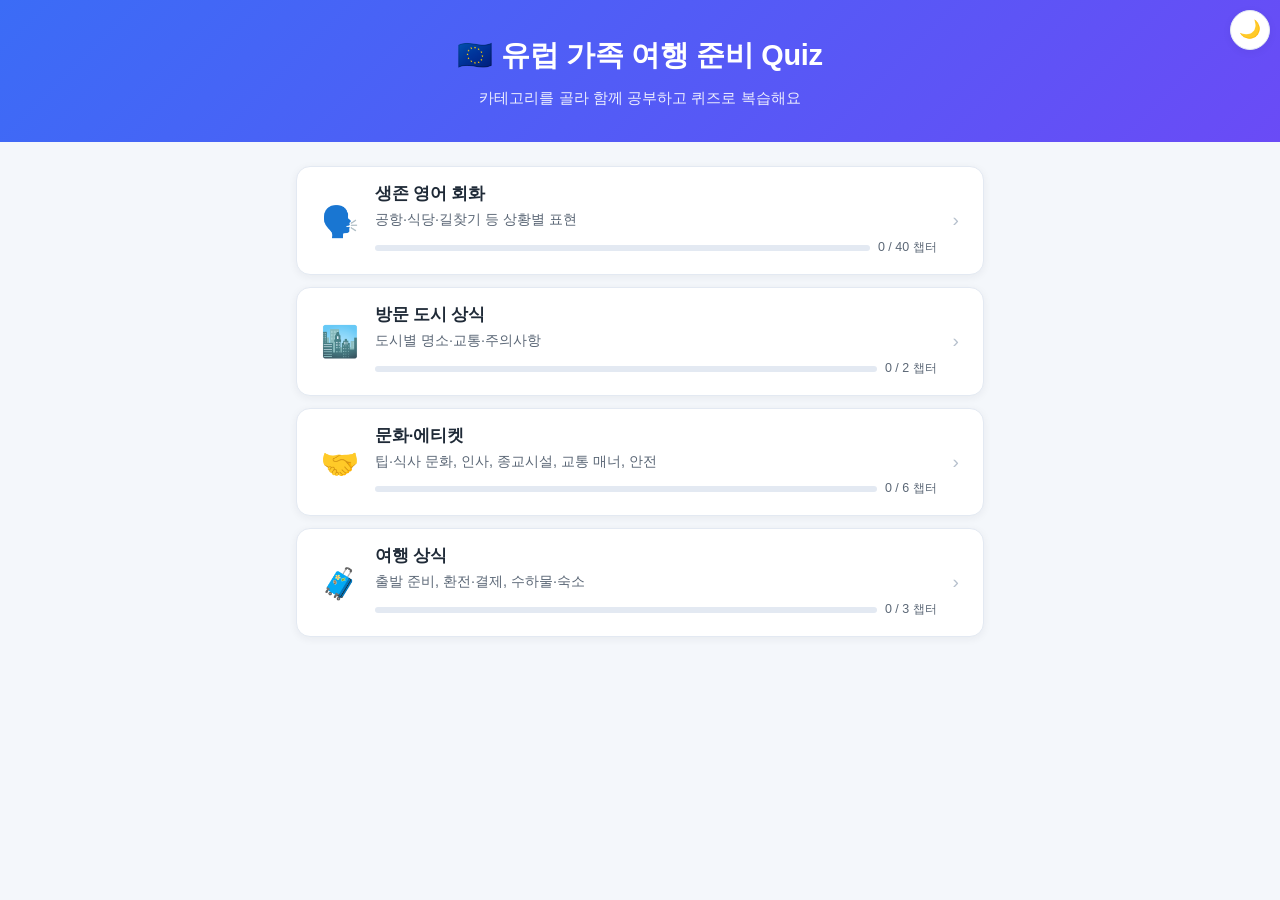
<file: index.html>
<!DOCTYPE html>
<html lang="ko">
  <head>
    <meta charset="UTF-8" />
    <meta name="viewport" content="width=device-width, initial-scale=1.0" />
    <title>유럽 가족 여행 준비 Quiz</title>
    <link rel="stylesheet" href="css/style.css" />
  </head>
  <body>
    <header class="site-header">
      <h1>🇪🇺 유럽 가족 여행 준비 Quiz</h1>
      <p>카테고리를 골라 함께 공부하고 퀴즈로 복습해요</p>
    </header>

    <main class="container">
      <ul id="category-list" class="card-list">
        <li class="loading">불러오는 중…</li>
      </ul>
    </main>

    <script src="js/theme.js"></script>
    <script src="js/config.js"></script>
    <script src="js/util.js"></script>
    <script src="js/data.js"></script>
    <script src="js/progress.js"></script>
    <script src="js/index.js"></script>
  </body>
</html>
</file>
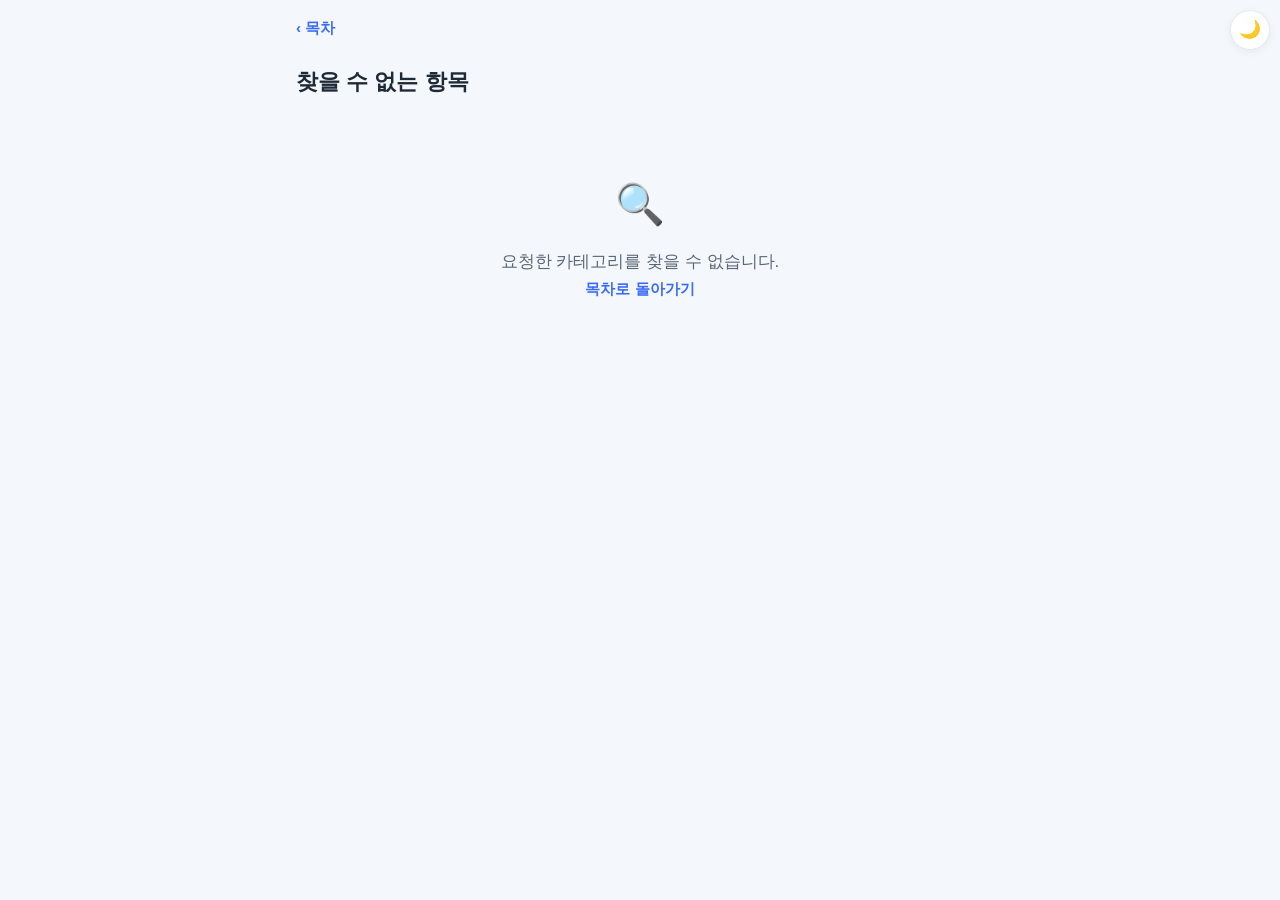
<file: category.html>
<!DOCTYPE html>
<html lang="ko">
  <head>
    <meta charset="UTF-8" />
    <meta name="viewport" content="width=device-width, initial-scale=1.0" />
    <title>챕터 목록 · 유럽 가족 여행 준비 Quiz</title>
    <link rel="stylesheet" href="css/style.css" />
  </head>
  <body>
    <div class="topbar">
      <a class="back-link" href="index.html">‹ 목차</a>
    </div>

    <main class="container">
      <h2 id="cat-title" class="page-title">불러오는 중…</h2>
      <p id="cat-subtitle" class="page-subtitle"></p>

      <ul id="chapter-list" class="card-list"></ul>
    </main>

    <script src="js/theme.js"></script>
    <script src="js/config.js"></script>
    <script src="js/util.js"></script>
    <script src="js/data.js"></script>
    <script src="js/progress.js"></script>
    <script src="js/category.js"></script>
  </body>
</html>
</file>
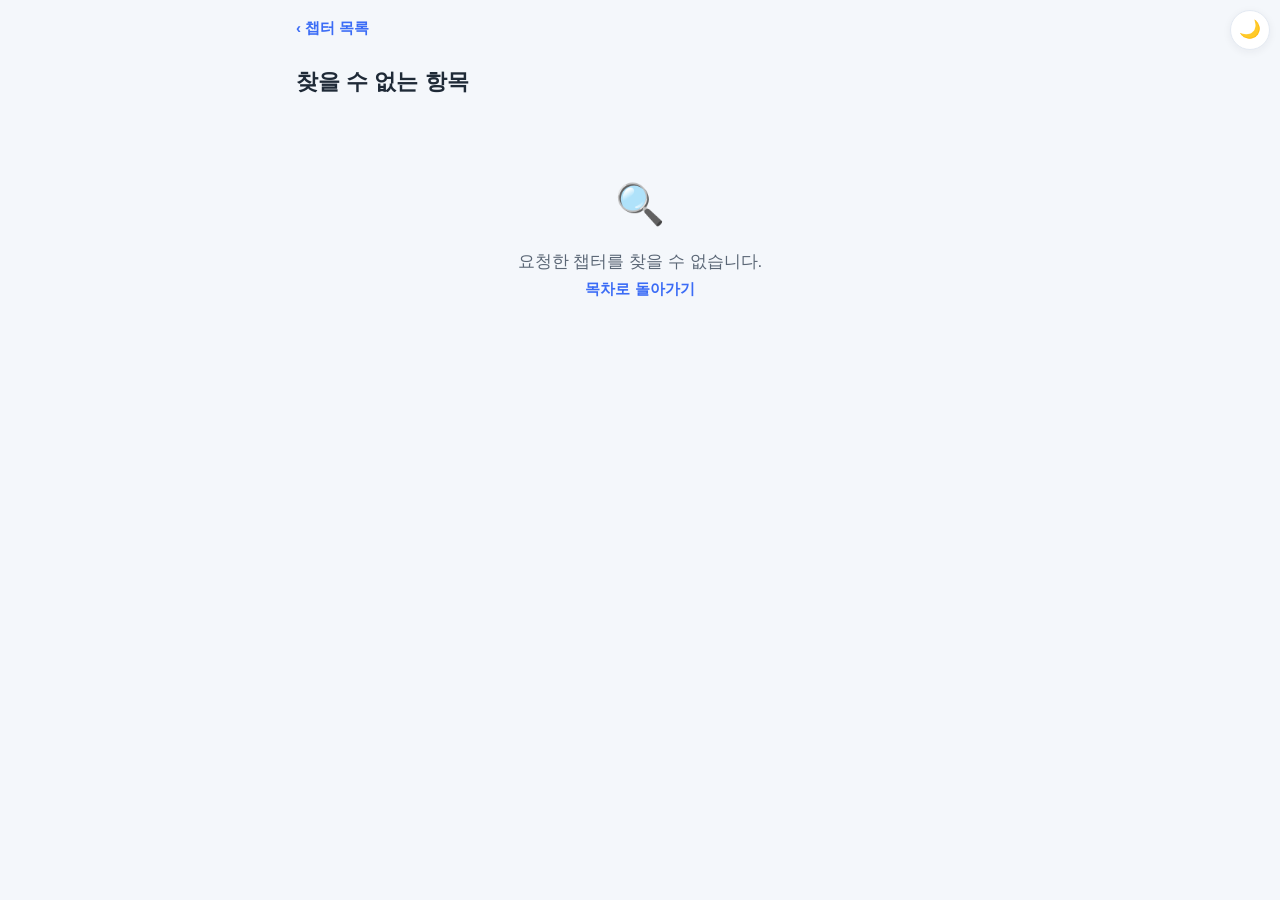
<file: chapter.html>
<!DOCTYPE html>
<html lang="ko">
  <head>
    <meta charset="UTF-8" />
    <meta name="viewport" content="width=device-width, initial-scale=1.0" />
    <title>학습 · 유럽 가족 여행 준비 Quiz</title>
    <link rel="stylesheet" href="css/style.css" />
  </head>
  <body>
    <div class="topbar">
      <a id="back-link" class="back-link" href="index.html">‹ 챕터 목록</a>
    </div>

    <main class="container">
      <h2 id="chapter-title" class="page-title">불러오는 중…</h2>
      <p id="chapter-subtitle" class="page-subtitle"></p>

      <div id="sections"></div>

      <div id="start-area" class="start-area" hidden>
        <button id="start-quiz" class="btn btn-primary btn-block">
          📝 퀴즈 테스트 시작하기
        </button>
        <p id="prep-note" class="prep-note" hidden>
          이 챕터는 아직 문제가 준비되지 않았습니다.
        </p>
      </div>
    </main>

    <script src="js/theme.js"></script>
    <script src="js/config.js"></script>
    <script src="js/util.js"></script>
    <script src="js/data.js"></script>
    <script src="js/chapter.js"></script>
  </body>
</html>
</file>
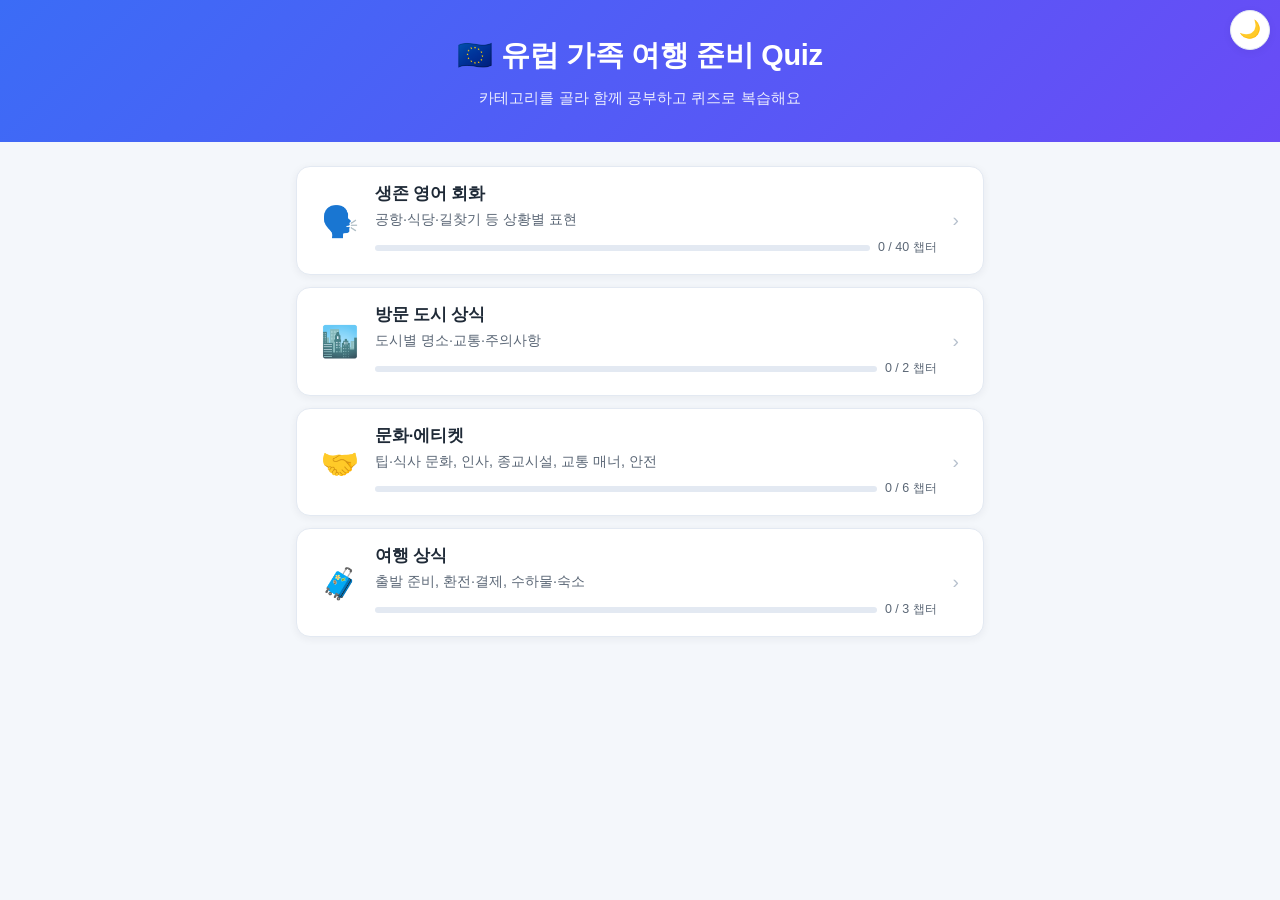
<file: quiz.html>
<!DOCTYPE html>
<html lang="ko">
  <head>
    <meta charset="UTF-8" />
    <meta name="viewport" content="width=device-width, initial-scale=1.0" />
    <title>퀴즈 · 유럽 가족 여행 준비 Quiz</title>
    <link rel="stylesheet" href="css/style.css" />
  </head>
  <body>
    <div id="timer-bar" class="timer-bar" hidden>
      <span class="timer-label">남은 시간</span>
      <span id="timer" class="timer">10:00</span>
      <div class="quiz-progress">
        <div class="quiz-progress-track">
          <div id="quiz-progress-fill" class="quiz-progress-fill"></div>
        </div>
        <span id="quiz-progress-text" class="quiz-progress-text">0 / 0 답함</span>
      </div>
    </div>

    <main class="container">
      <h2 id="quiz-title" class="page-title">불러오는 중…</h2>
      <p id="quiz-subtitle" class="page-subtitle"></p>

      <form id="quiz-form"></form>

      <div id="submit-area" hidden>
        <button id="submit-quiz" class="btn btn-primary btn-block">
          제출하기
        </button>
      </div>
    </main>

    <script src="js/theme.js"></script>
    <script src="js/config.js"></script>
    <script src="js/util.js"></script>
    <script src="js/data.js"></script>
    <script src="js/quiz.js"></script>
  </body>
</html>
</file>
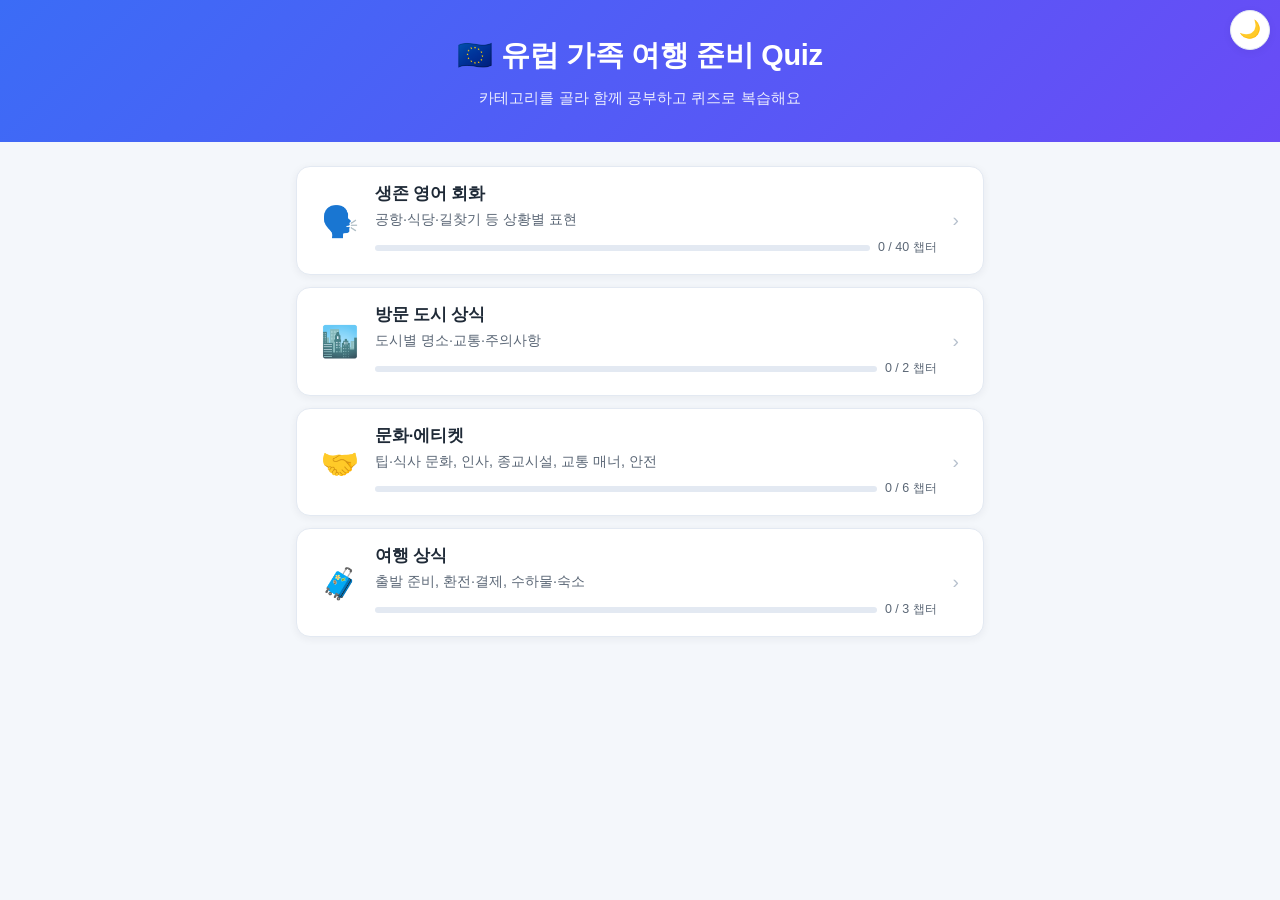
<file: result.html>
<!DOCTYPE html>
<html lang="ko">
  <head>
    <meta charset="UTF-8" />
    <meta name="viewport" content="width=device-width, initial-scale=1.0" />
    <title>결과 · 유럽 가족 여행 준비 Quiz</title>
    <link rel="stylesheet" href="css/style.css" />
  </head>
  <body>
    <main class="container">
      <div id="score-card" class="score-card" hidden>
        <div id="score-num" class="score-num"></div>
        <div id="score-label" class="score-label"></div>
      </div>

      <div id="review"></div>

      <div id="actions" hidden>
        <button id="share" class="btn btn-primary btn-block">📤 결과 공유하기</button>
        <div class="btn-row">
          <a id="retry" class="btn btn-secondary">다시 풀기</a>
          <a id="home" class="btn btn-secondary" href="index.html">목차로</a>
        </div>
      </div>

      <div id="toast" class="toast" role="status" aria-live="polite" hidden></div>
    </main>

    <script src="js/theme.js"></script>
    <script src="js/config.js"></script>
    <script src="js/util.js"></script>
    <script src="js/progress.js"></script>
    <script src="js/result.js"></script>
  </body>
</html>
</file>
<file: css/style.css>
/* =========================================================
   유럽 가족 여행 준비 Quiz — 공통 스타일 (모바일 우선)
   외부 폰트/CDN 미사용. 시스템 폰트 스택만 사용.
   ========================================================= */

:root {
  /* 색상 토큰 */
  --color-bg: #f4f7fb;
  --color-surface: #ffffff;
  --color-text: #1f2a37;
  --color-text-soft: #5b6776;
  --color-primary: #3b6cf6;
  --color-primary-dark: #2a52c9;
  --color-accent: #ff8c42;
  --color-correct: #1e9e63;
  --color-correct-bg: #e6f6ee;
  --color-wrong: #e0483d;
  --color-wrong-bg: #fdeceb;
  --color-warning: #e0483d;
  --color-border: #e3e9f2;
  --color-disabled: #b6c0cd;
  --color-primary-soft: #eef3ff;

  /* 간격 토큰 */
  --space-1: 4px;
  --space-2: 8px;
  --space-3: 12px;
  --space-4: 16px;
  --space-5: 24px;
  --space-6: 32px;
  --space-7: 48px;

  --radius: 14px;
  --radius-sm: 10px;
  --shadow: 0 6px 20px rgba(31, 42, 55, 0.08);
  --shadow-sm: 0 2px 8px rgba(31, 42, 55, 0.06);

  --maxw: 720px;
}

* {
  box-sizing: border-box;
}

html {
  -webkit-text-size-adjust: 100%;
}

body {
  margin: 0;
  font-family: -apple-system, BlinkMacSystemFont, "Segoe UI", Roboto,
    "Helvetica Neue", "Apple SD Gothic Neo", "Malgun Gothic", sans-serif;
  font-size: 17px;
  line-height: 1.6;
  color: var(--color-text);
  background: var(--color-bg);
  -webkit-font-smoothing: antialiased;
}

.container {
  max-width: var(--maxw);
  margin: 0 auto;
  padding: var(--space-5) var(--space-4) var(--space-7);
}

/* ---------- 헤더 ---------- */
.site-header {
  background: linear-gradient(135deg, var(--color-primary), #6a4bf6);
  color: #fff;
  padding: var(--space-6) var(--space-4);
  text-align: center;
}
.site-header h1 {
  margin: 0;
  font-size: 1.5rem;
  letter-spacing: -0.01em;
}
.site-header p {
  margin: var(--space-2) 0 0;
  opacity: 0.9;
  font-size: 0.95rem;
}

/* ---------- 뒤로가기 / 상단 바 ---------- */
.topbar {
  display: flex;
  align-items: center;
  gap: var(--space-3);
  max-width: var(--maxw);
  margin: 0 auto;
  padding: var(--space-4) var(--space-4) 0;
}
.back-link {
  display: inline-flex;
  align-items: center;
  gap: var(--space-1);
  color: var(--color-primary);
  text-decoration: none;
  font-weight: 600;
  font-size: 0.95rem;
}
.back-link:hover {
  text-decoration: underline;
}

.page-title {
  font-size: 1.4rem;
  margin: 0 0 var(--space-1);
}
.page-subtitle {
  color: var(--color-text-soft);
  margin: 0 0 var(--space-5);
  font-size: 0.98rem;
}

/* ---------- 카드 리스트 ---------- */
.card-list {
  display: flex;
  flex-direction: column;
  gap: var(--space-3);
  list-style: none;
  margin: 0;
  padding: 0;
}
.card {
  display: flex;
  align-items: center;
  gap: var(--space-4);
  background: var(--color-surface);
  border: 1px solid var(--color-border);
  border-radius: var(--radius);
  padding: var(--space-4) var(--space-5);
  text-decoration: none;
  color: inherit;
  box-shadow: var(--shadow-sm);
  transition: transform 0.12s ease, box-shadow 0.12s ease;
  min-height: 64px;
}
.card:hover {
  transform: translateY(-2px);
  box-shadow: var(--shadow);
}
.card:active {
  transform: translateY(0);
}
.card.is-disabled {
  opacity: 0.6;
  pointer-events: none;
}
.card-icon {
  font-size: 1.9rem;
  flex: 0 0 auto;
  line-height: 1;
}
.card-body {
  flex: 1 1 auto;
  min-width: 0;
}
.card-title {
  display: block;
  font-weight: 700;
  font-size: 1.05rem;
  line-height: 1.3;
  letter-spacing: -0.01em;
}
.card-summary {
  display: block;
  color: var(--color-text-soft);
  font-size: 0.9rem;
  line-height: 1.45;
  margin-top: 4px;
}
.card-progress {
  display: flex;
  align-items: center;
  gap: var(--space-2);
  margin-top: var(--space-2);
}
.card-progress-track {
  flex: 1 1 auto;
  height: 6px;
  border-radius: 999px;
  background: var(--color-border);
  overflow: hidden;
}
.card-progress-fill {
  display: block;
  height: 100%;
  background: var(--color-primary);
  border-radius: 999px;
  transition: width 0.3s ease;
}
.card-progress-text {
  flex: 0 0 auto;
  font-size: 0.78rem;
  color: var(--color-text-soft);
  font-variant-numeric: tabular-nums;
}
.card-arrow {
  color: var(--color-disabled);
  font-size: 1.2rem;
  flex: 0 0 auto;
}
.card-badge {
  font-size: 0.78rem;
  color: var(--color-text-soft);
  background: var(--color-bg);
  border-radius: 999px;
  padding: 2px 10px;
  flex: 0 0 auto;
}
.card-check {
  display: inline-flex;
  align-items: center;
  justify-content: center;
  width: 18px;
  height: 18px;
  border-radius: 999px;
  background: var(--color-correct);
  color: #fff;
  font-size: 0.72rem;
  font-weight: 800;
  vertical-align: middle;
}
.card-badge--score {
  color: var(--color-correct);
  background: var(--color-correct-bg);
  font-weight: 700;
}
.card.is-done {
  border-color: var(--color-correct);
}

/* ---------- 본문(챕터 학습) ---------- */
.section-block {
  background: var(--color-surface);
  border: 1px solid var(--color-border);
  border-radius: var(--radius);
  padding: var(--space-5);
  margin-bottom: var(--space-4);
  box-shadow: var(--shadow-sm);
}
.section-block h3 {
  margin: 0 0 var(--space-2);
  font-size: 1.1rem;
  color: var(--color-primary-dark);
}
.section-block p {
  margin: 0;
  color: var(--color-text);
}

/* ---------- 다이얼로그(대화 학습) ---------- */
.dialogue-block {
  background: var(--color-surface);
  border: 1px solid var(--color-border);
  border-radius: var(--radius);
  padding: var(--space-5);
  margin-bottom: var(--space-4);
  box-shadow: var(--shadow-sm);
}
.dialogue-block h3 {
  display: flex;
  align-items: center;
  gap: var(--space-2);
  margin: 0 0 var(--space-4);
  font-size: 1.1rem;
  color: var(--color-primary-dark);
}
.dlg-num {
  flex: none;
  font-size: 0.78rem;
  font-weight: 700;
  color: #fff;
  background: var(--color-primary);
  border-radius: 999px;
  padding: 2px 10px;
}
.dlg-hint {
  margin: 0 0 var(--space-4);
  font-size: 0.86rem;
  color: var(--color-text-soft);
  background: var(--color-correct-bg);
  border-radius: var(--radius-sm);
  padding: var(--space-2) var(--space-3);
}
.dlg-lines {
  display: flex;
  flex-direction: column;
  gap: var(--space-3);
}
.dlg-line {
  display: flex;
  flex-direction: column;
  gap: 2px;
}
.dlg-speaker {
  font-size: 0.7rem;
  font-weight: 700;
  color: var(--color-text-soft);
  padding-left: var(--space-2);
  letter-spacing: 0.02em;
}
/* 누르면 한국어 번역이 토글되는 대사 버튼 */
.dlg-text {
  display: flex;
  flex-direction: column;
  gap: 2px;
  background: var(--color-bg);
  border: 1px solid transparent;
  border-radius: var(--radius-sm);
  padding: var(--space-3) var(--space-4);
  flex: 1;
  text-align: left;
  font: inherit;
  cursor: pointer;
  position: relative;
  transition: border-color 0.15s, background 0.15s;
}
.dlg-text:hover {
  border-color: var(--color-border);
}
.dlg-text.revealed {
  background: var(--color-primary-soft);
}
.dlg-en {
  font-weight: 600;
  color: var(--color-text);
  padding-right: 18px;
}
/* 한국어 번역: 기본 숨김, .revealed 일 때만 표시 */
.dlg-ko {
  display: none;
  font-size: 0.92rem;
  color: var(--color-text-soft);
}
.dlg-text.revealed .dlg-ko {
  display: block;
}
/* 접힘/펼침 표시 (▾) */
.dlg-text::after {
  content: "▾";
  position: absolute;
  top: var(--space-3);
  right: var(--space-3);
  font-size: 0.8rem;
  color: var(--color-disabled);
  transition: transform 0.15s;
}
.dlg-text.revealed::after {
  transform: rotate(180deg);
  color: var(--color-primary);
}
/* 핵심 표현의 대체 표현 목록 */
.dlg-alts {
  list-style: none;
  margin: var(--space-2) 0 0;
  padding-left: 0;
  display: flex;
  flex-direction: column;
  gap: 2px;
}
.dlg-alts li {
  font-size: 0.86rem;
  color: var(--color-text-soft);
}
.dlg-alts li::before {
  content: "↔ ";
  color: var(--color-accent);
}
.dlg-alts code {
  font-weight: 600;
  color: var(--color-text);
  background: var(--color-bg);
}
.alt-ko {
  color: var(--color-text-soft);
}
.dlg-key {
  margin-top: var(--space-4);
  border-top: 1px dashed var(--color-border);
  padding-top: var(--space-3);
}
.dlg-key h4 {
  margin: 0 0 var(--space-2);
  font-size: 0.92rem;
  color: var(--color-accent);
}
.dlg-key ul {
  margin: 0;
  padding-left: var(--space-4);
  display: flex;
  flex-direction: column;
  gap: var(--space-2);
}
.dlg-key li {
  font-size: 0.92rem;
  color: var(--color-text);
  line-height: 1.5;
}
.dlg-key code {
  font-weight: 700;
  color: var(--color-primary-dark);
  background: var(--color-correct-bg);
  border-radius: 6px;
  padding: 1px 6px;
}

/* ---------- 버튼 ---------- */
.btn {
  display: inline-flex;
  align-items: center;
  justify-content: center;
  gap: var(--space-2);
  border: none;
  border-radius: var(--radius-sm);
  padding: var(--space-4) var(--space-5);
  font-size: 1.05rem;
  font-weight: 700;
  font-family: inherit;
  cursor: pointer;
  text-decoration: none;
  min-height: 52px;
  transition: background 0.12s ease, opacity 0.12s ease;
}
.btn-primary {
  background: var(--color-primary);
  color: #fff;
}
.btn-primary:hover {
  background: var(--color-primary-dark);
}
.btn-secondary {
  background: var(--color-surface);
  color: var(--color-primary);
  border: 1.5px solid var(--color-primary);
}
.btn-secondary:hover {
  background: var(--color-primary-soft);
}
.btn-block {
  width: 100%;
}
.btn:disabled {
  background: var(--color-disabled);
  color: #fff;
  cursor: not-allowed;
}
.btn-row {
  display: flex;
  gap: var(--space-3);
  margin-top: var(--space-5);
}
.btn-row .btn {
  flex: 1;
}

.start-area {
  margin-top: var(--space-6);
}
.prep-note {
  text-align: center;
  color: var(--color-text-soft);
  font-size: 0.95rem;
  margin-top: var(--space-3);
}

/* ---------- 퀴즈 ---------- */
.timer-bar {
  position: sticky;
  top: 0;
  z-index: 50;
  background: var(--color-surface);
  border-bottom: 1px solid var(--color-border);
  padding: var(--space-3) var(--space-4);
  text-align: center;
  box-shadow: var(--shadow-sm);
}
.timer-bar .timer {
  font-size: 1.5rem;
  font-weight: 800;
  font-variant-numeric: tabular-nums;
  color: var(--color-primary-dark);
}
.timer-bar .timer.timer--warning {
  color: var(--color-warning);
  animation: pulse 1s infinite;
}
.timer-label {
  display: block;
  font-size: 0.8rem;
  color: var(--color-text-soft);
}
.quiz-progress {
  display: flex;
  align-items: center;
  gap: var(--space-2);
  max-width: var(--maxw);
  margin: var(--space-2) auto 0;
}
.quiz-progress-track {
  flex: 1 1 auto;
  height: 6px;
  border-radius: 999px;
  background: var(--color-border);
  overflow: hidden;
}
.quiz-progress-fill {
  width: 0;
  height: 100%;
  background: var(--color-primary);
  border-radius: 999px;
  transition: width 0.25s ease;
}
.quiz-progress-text {
  flex: 0 0 auto;
  font-size: 0.78rem;
  color: var(--color-text-soft);
  font-variant-numeric: tabular-nums;
}
@keyframes pulse {
  0%, 100% { opacity: 1; }
  50% { opacity: 0.5; }
}

.question-block {
  background: var(--color-surface);
  border: 1px solid var(--color-border);
  border-radius: var(--radius);
  padding: var(--space-5);
  margin-bottom: var(--space-4);
  box-shadow: var(--shadow-sm);
}
.question-number {
  color: var(--color-primary);
  font-weight: 700;
  font-size: 0.85rem;
  margin-bottom: var(--space-1);
}
.question-text {
  font-weight: 600;
  margin-bottom: var(--space-4);
}
.options {
  display: flex;
  flex-direction: column;
  gap: var(--space-2);
}
.option {
  display: flex;
  align-items: center;
  gap: var(--space-3);
  border: 1.5px solid var(--color-border);
  border-radius: var(--radius-sm);
  padding: var(--space-3) var(--space-4);
  cursor: pointer;
  transition: border-color 0.12s ease, background 0.12s ease;
  min-height: 48px;
}
.option:hover {
  border-color: var(--color-primary);
}
.option input {
  width: 20px;
  height: 20px;
  flex: 0 0 auto;
  accent-color: var(--color-primary);
}
.option.is-selected {
  border-color: var(--color-primary);
  background: var(--color-primary-soft);
}

/* ---------- 결과 ---------- */
.score-card {
  background: linear-gradient(135deg, var(--color-primary), #6a4bf6);
  color: #fff;
  border-radius: var(--radius);
  padding: var(--space-6);
  text-align: center;
  margin-bottom: var(--space-5);
  box-shadow: var(--shadow);
}
.score-card .score-num {
  font-size: 3rem;
  font-weight: 800;
  line-height: 1.1;
}
.score-card .score-label {
  opacity: 0.9;
  margin-top: var(--space-2);
}
.score-note {
  margin-top: var(--space-3);
  font-weight: 700;
  font-size: 0.95rem;
  opacity: 0.95;
}

/* 공유 결과 토스트 */
#actions .btn-row {
  margin-top: var(--space-3);
}
.toast {
  position: fixed;
  left: 50%;
  bottom: var(--space-6);
  transform: translateX(-50%) translateY(12px);
  background: var(--color-text);
  color: #fff;
  padding: var(--space-3) var(--space-5);
  border-radius: var(--radius);
  font-size: 0.95rem;
  font-weight: 600;
  box-shadow: var(--shadow);
  opacity: 0;
  pointer-events: none;
  transition: opacity 0.2s ease, transform 0.2s ease;
  z-index: 200;
}
.toast.is-show {
  opacity: 1;
  transform: translateX(-50%) translateY(0);
}

.review-item {
  background: var(--color-surface);
  border: 1px solid var(--color-border);
  border-left: 5px solid var(--color-border);
  border-radius: var(--radius);
  padding: var(--space-5);
  margin-bottom: var(--space-3);
  box-shadow: var(--shadow-sm);
}
.review-item.is-correct {
  border-left-color: var(--color-correct);
}
.review-item.is-wrong {
  border-left-color: var(--color-wrong);
}
.review-head {
  display: flex;
  align-items: baseline;
  gap: var(--space-2);
  margin-bottom: var(--space-3);
}
.ox {
  font-weight: 800;
  flex: 0 0 auto;
}
.ox--correct {
  color: var(--color-correct);
}
.ox--wrong {
  color: var(--color-wrong);
}
.review-q {
  font-weight: 600;
}
.review-answer {
  font-size: 0.95rem;
  margin: var(--space-1) 0;
}
.review-answer .label {
  color: var(--color-text-soft);
  margin-right: var(--space-2);
}
.user-pick.wrong {
  color: var(--color-wrong);
  font-weight: 600;
}
.user-pick.right {
  color: var(--color-correct);
  font-weight: 600;
}
.correct-ans {
  color: var(--color-correct);
  font-weight: 600;
}
.explanation {
  margin-top: var(--space-3);
  padding: var(--space-3) var(--space-4);
  background: var(--color-bg);
  border-radius: var(--radius-sm);
  font-size: 0.92rem;
  color: var(--color-text);
}
.explanation .label {
  font-weight: 700;
  color: var(--color-primary-dark);
}

/* ---------- 상태/에러 ---------- */
.message {
  text-align: center;
  padding: var(--space-7) var(--space-4);
  color: var(--color-text-soft);
}
.message .emoji {
  font-size: 2.5rem;
  display: block;
  margin-bottom: var(--space-3);
}
.loading {
  text-align: center;
  color: var(--color-text-soft);
  padding: var(--space-6);
}

.footer-note {
  text-align: center;
  color: var(--color-disabled);
  font-size: 0.8rem;
  margin-top: var(--space-7);
}

/* ---------- 접근성: 키보드 포커스 ---------- */
a:focus-visible,
button:focus-visible,
input:focus-visible,
.dlg-text:focus-visible,
.option:focus-within {
  outline: 2px solid var(--color-primary);
  outline-offset: 2px;
}

@media (min-width: 600px) {
  .site-header h1 {
    font-size: 1.8rem;
  }
}

/* ---------- 다크 테마 토큰 ---------- */
html[data-theme="dark"] {
  --color-bg: #0f1620;
  --color-surface: #1a2330;
  --color-text: #e6ebf2;
  --color-text-soft: #9aa7b8;
  --color-primary: #5b86ff;
  --color-primary-dark: #9bb4ff;
  --color-primary-soft: #22304d;
  --color-accent: #ff9d5c;
  --color-correct: #3ec98a;
  --color-correct-bg: #14301f;
  --color-wrong: #ff6f63;
  --color-wrong-bg: #371d1b;
  --color-warning: #ff6f63;
  --color-border: #2b3848;
  --color-disabled: #5a6678;
  --shadow: 0 6px 20px rgba(0, 0, 0, 0.45);
  --shadow-sm: 0 2px 8px rgba(0, 0, 0, 0.35);
}
/* 명시적 선택이 없을 때 시스템 다크 설정을 따른다(첫 페인트 FOUC 방지용 fallback). */
@media (prefers-color-scheme: dark) {
  html:not([data-theme="light"]) {
    --color-bg: #0f1620;
    --color-surface: #1a2330;
    --color-text: #e6ebf2;
    --color-text-soft: #9aa7b8;
    --color-primary: #5b86ff;
    --color-primary-dark: #9bb4ff;
    --color-primary-soft: #22304d;
    --color-accent: #ff9d5c;
    --color-correct: #3ec98a;
    --color-correct-bg: #14301f;
    --color-wrong: #ff6f63;
    --color-wrong-bg: #371d1b;
    --color-warning: #ff6f63;
    --color-border: #2b3848;
    --color-disabled: #5a6678;
    --shadow: 0 6px 20px rgba(0, 0, 0, 0.45);
    --shadow-sm: 0 2px 8px rgba(0, 0, 0, 0.35);
  }
}
/* ---------- 테마 토글 버튼(JS 주입) ---------- */
.theme-toggle {
  position: fixed;
  top: 10px;
  right: 10px;
  z-index: 200;
  width: 40px;
  height: 40px;
  border-radius: 999px;
  border: 1px solid var(--color-border);
  background: var(--color-surface);
  box-shadow: var(--shadow-sm);
  font-size: 1.1rem;
  line-height: 1;
  cursor: pointer;
  display: flex;
  align-items: center;
  justify-content: center;
  padding: 0;
}
</file>
